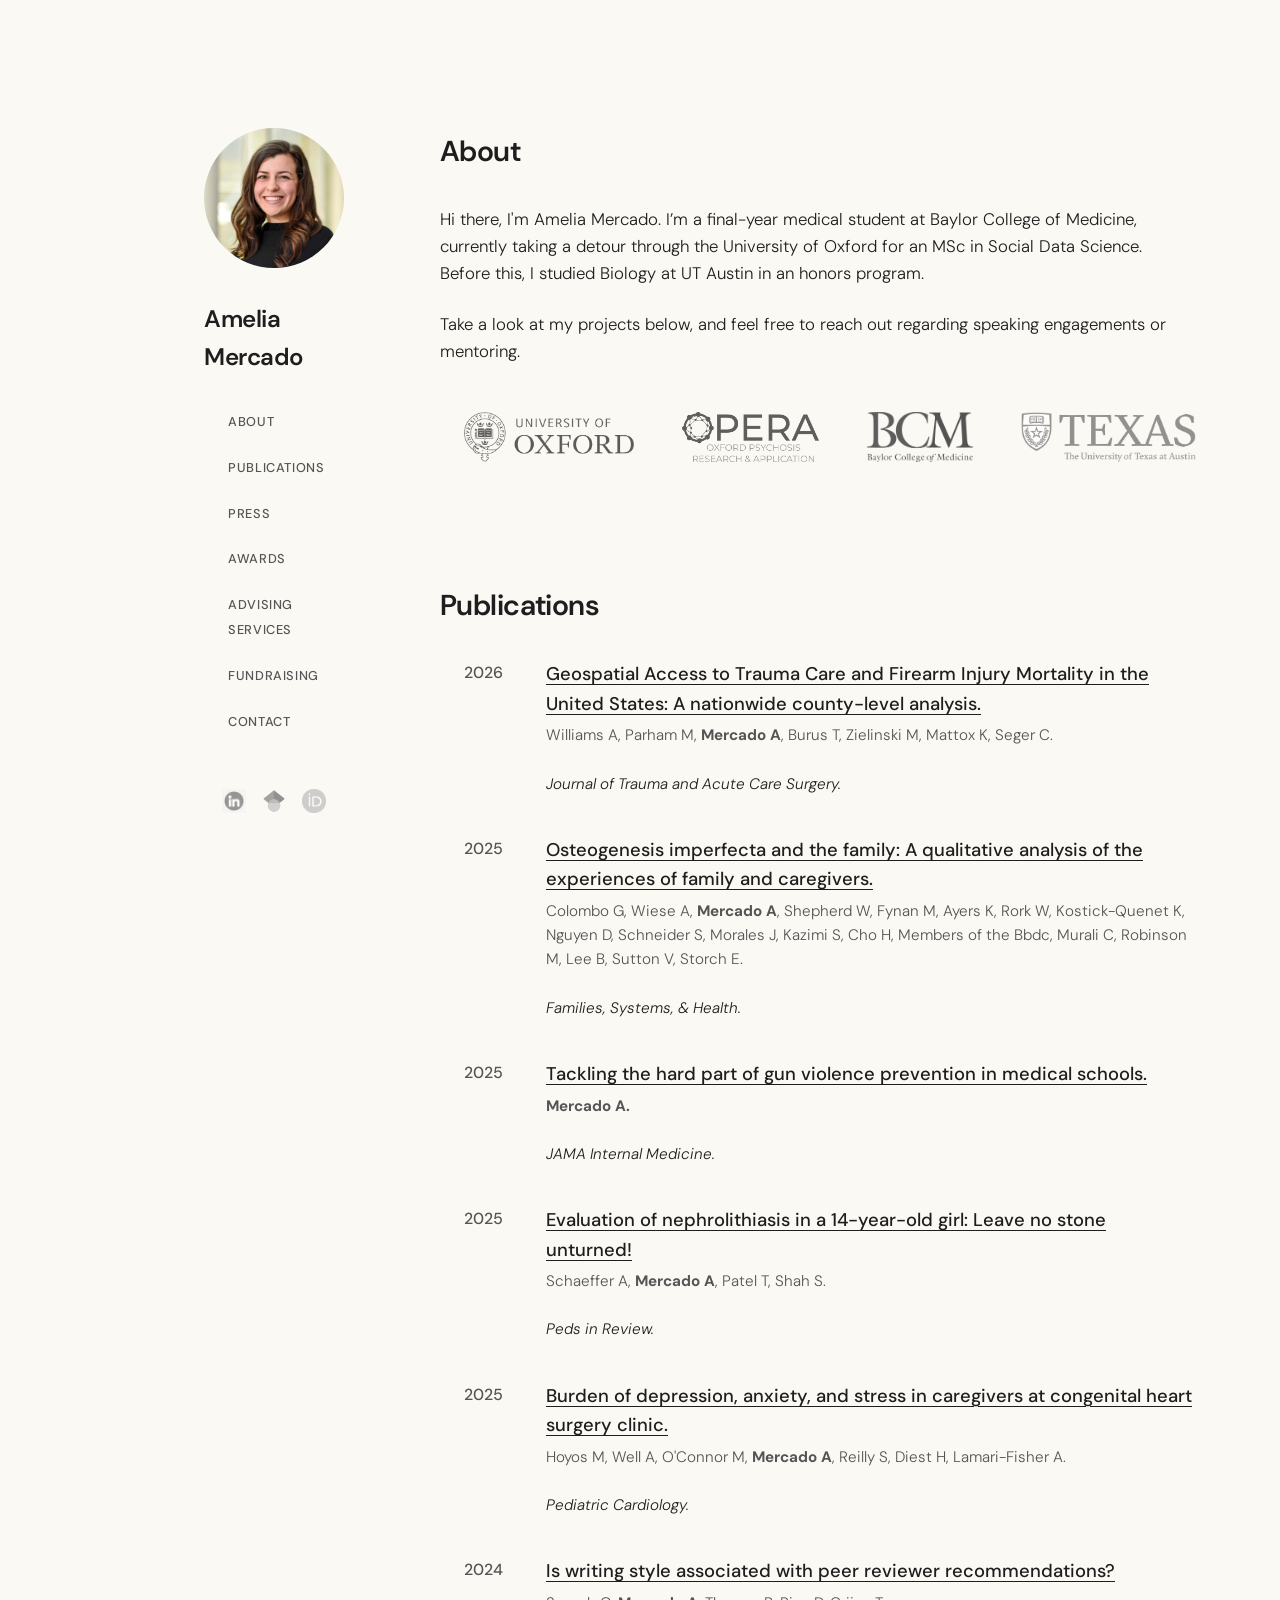
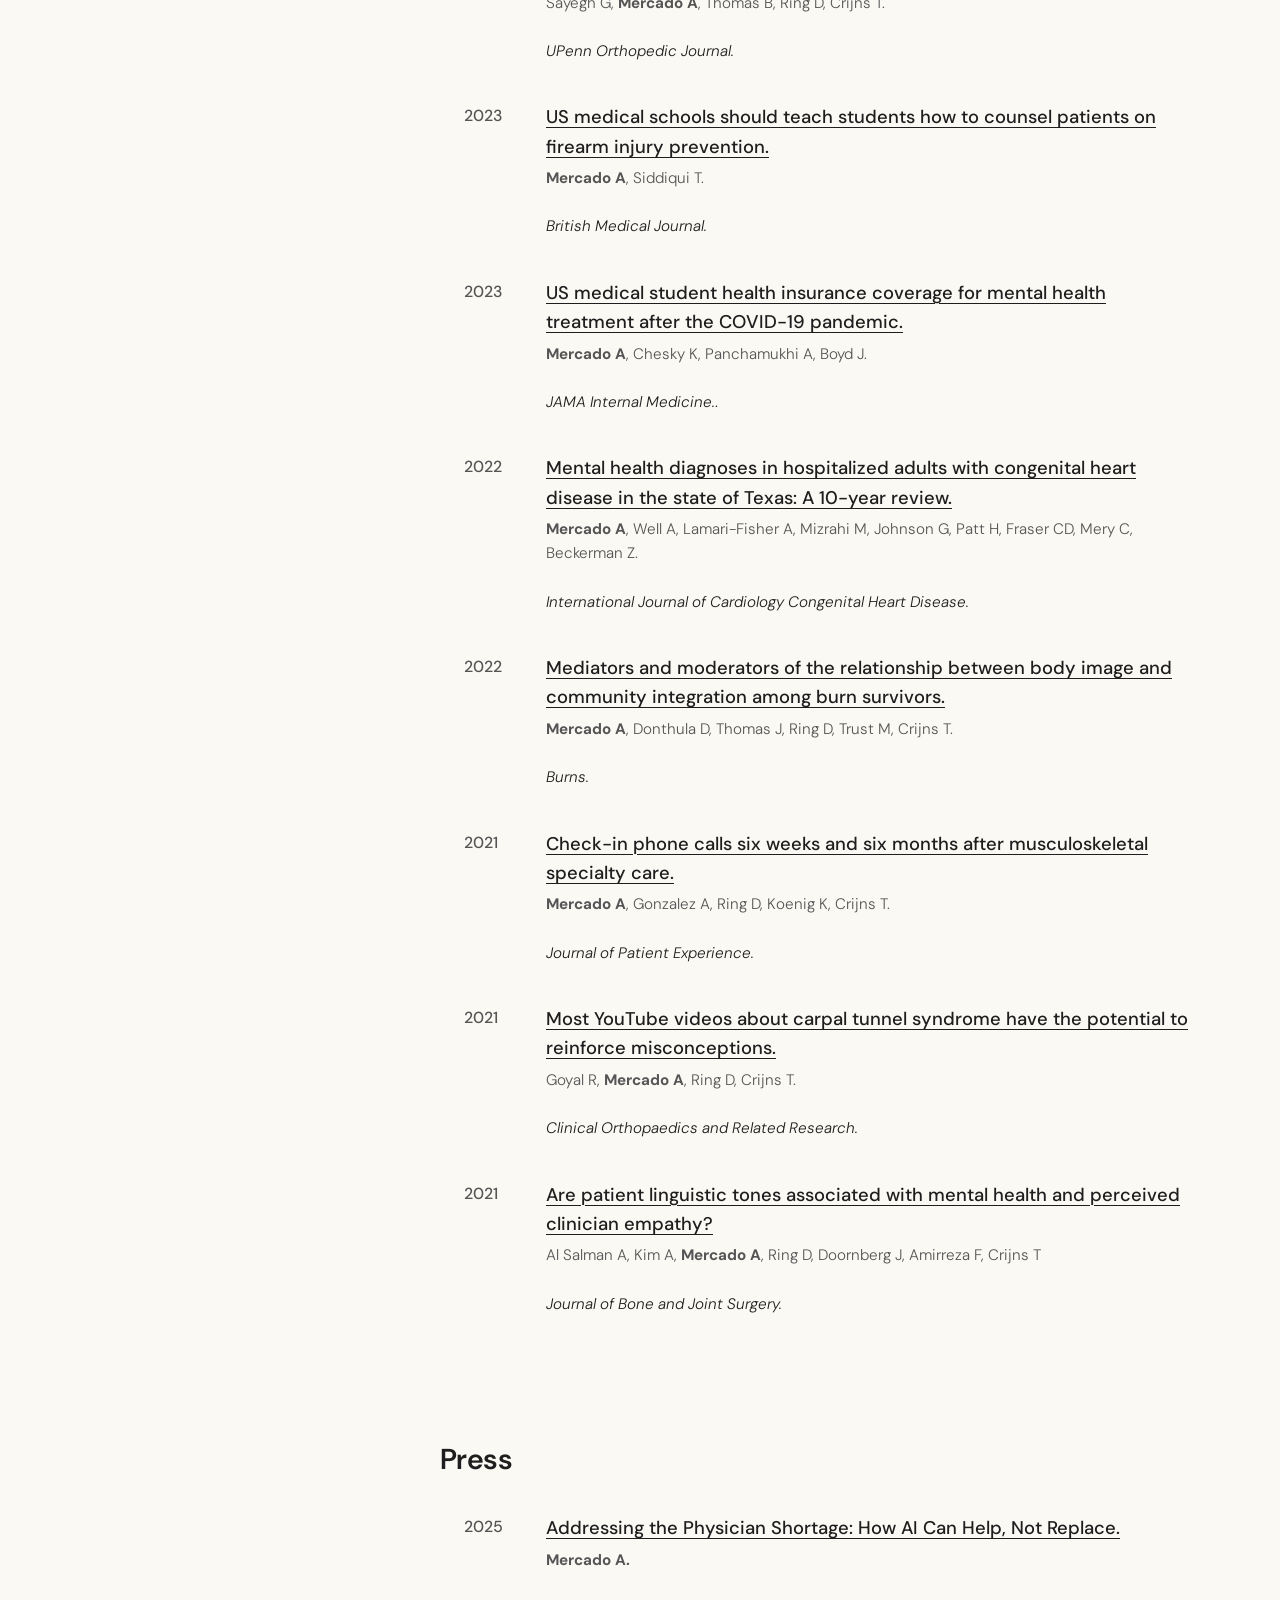
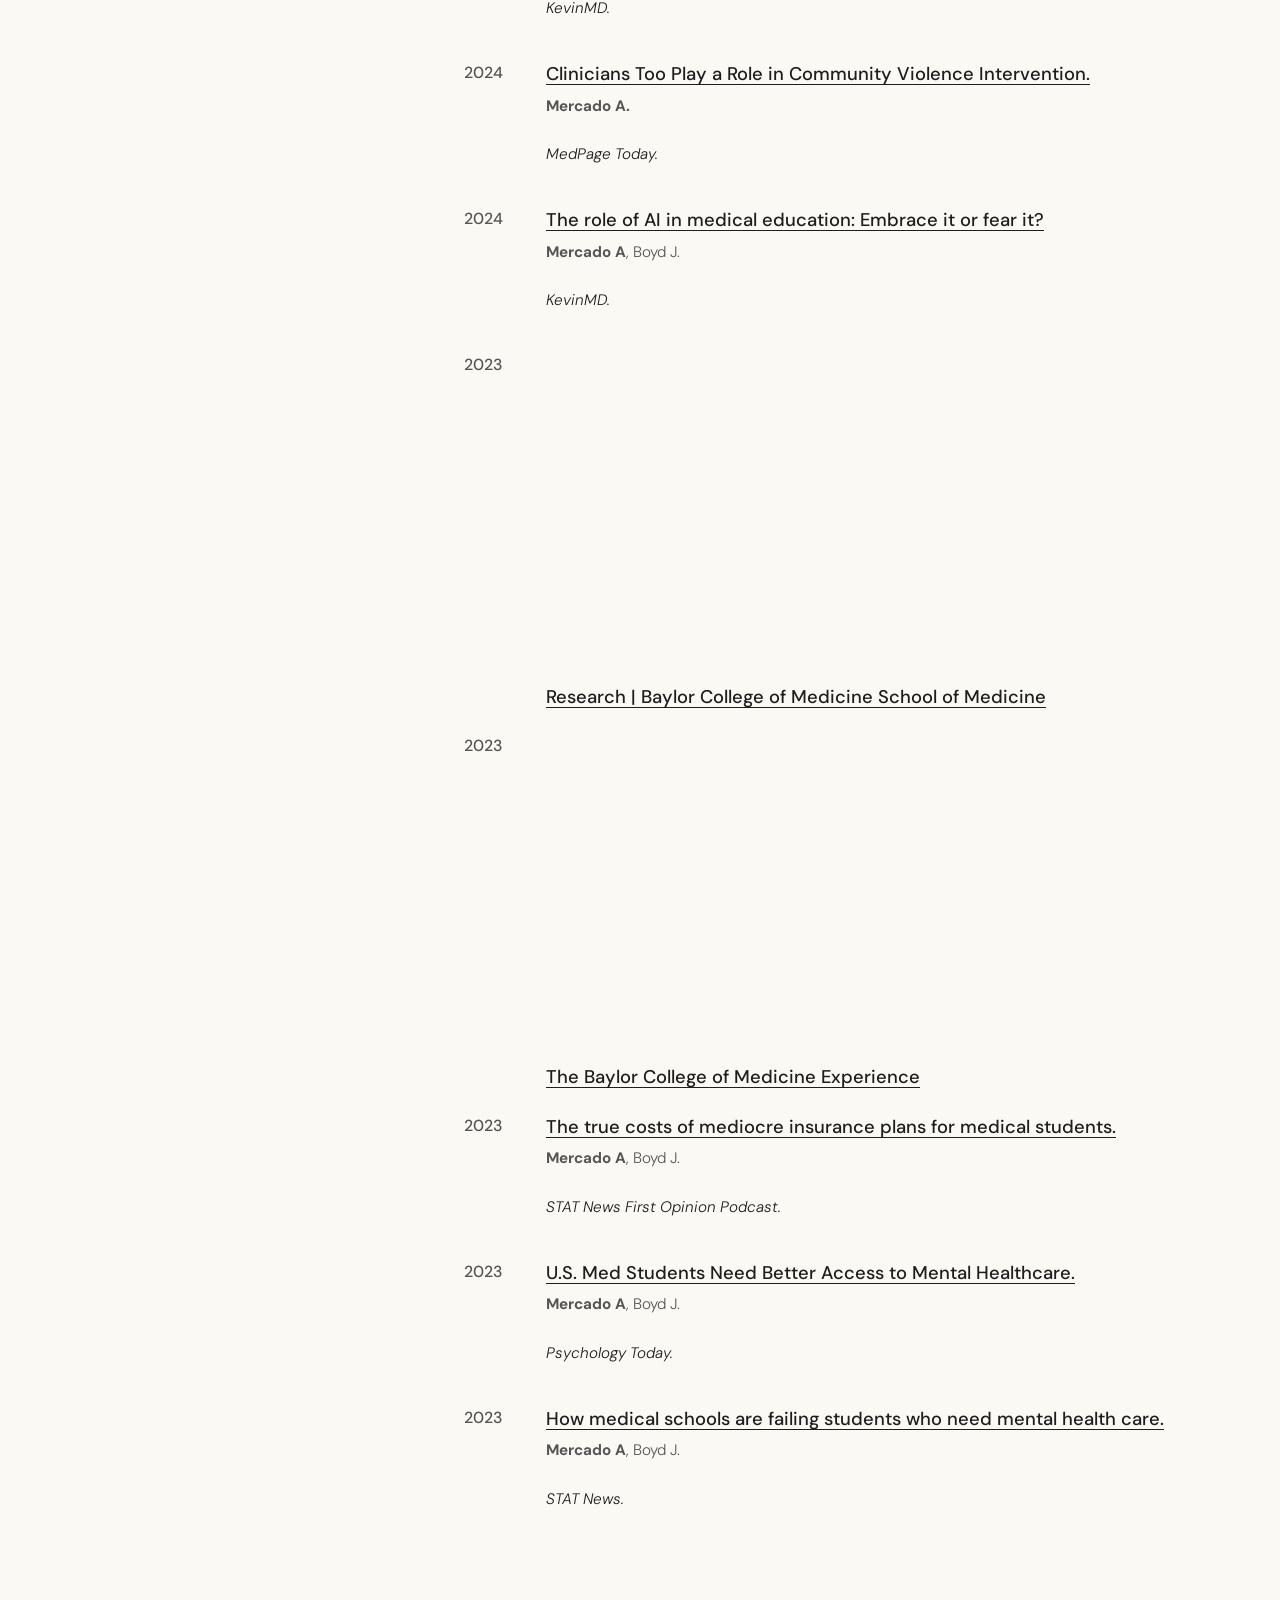
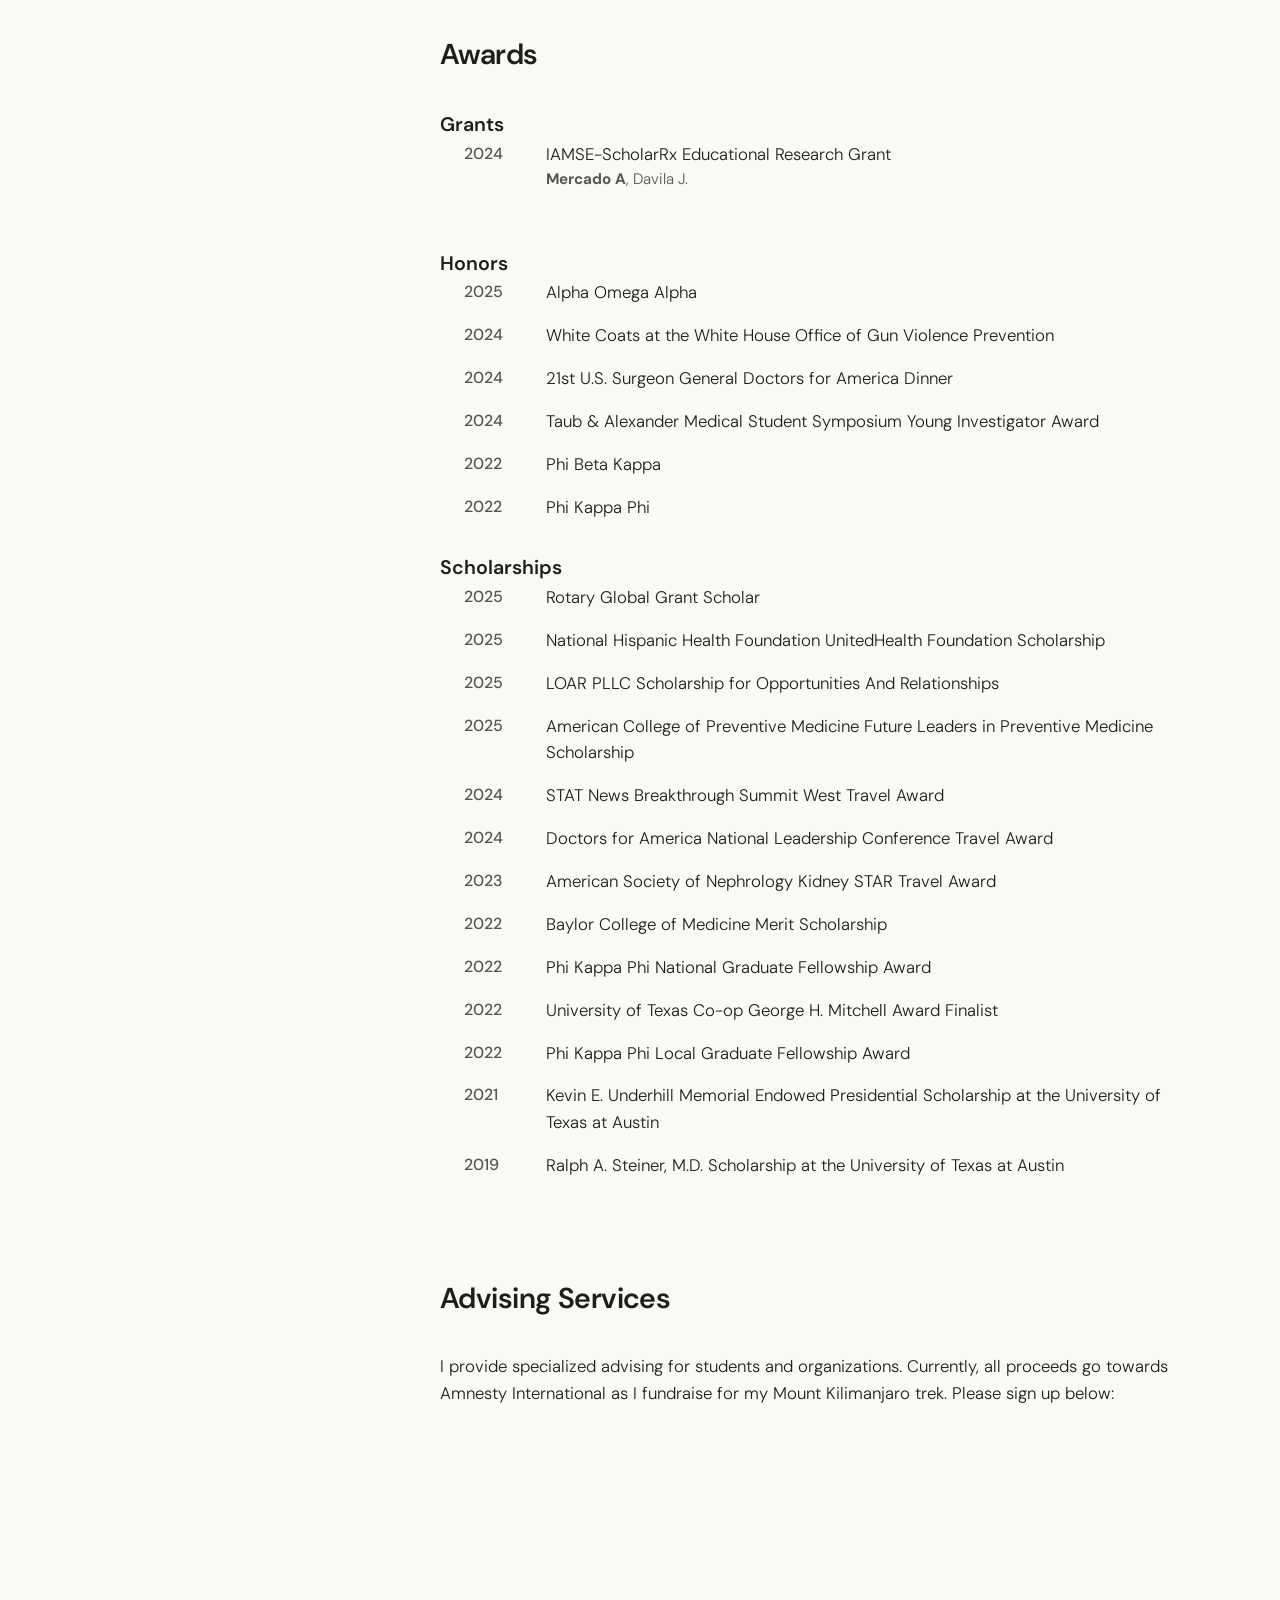
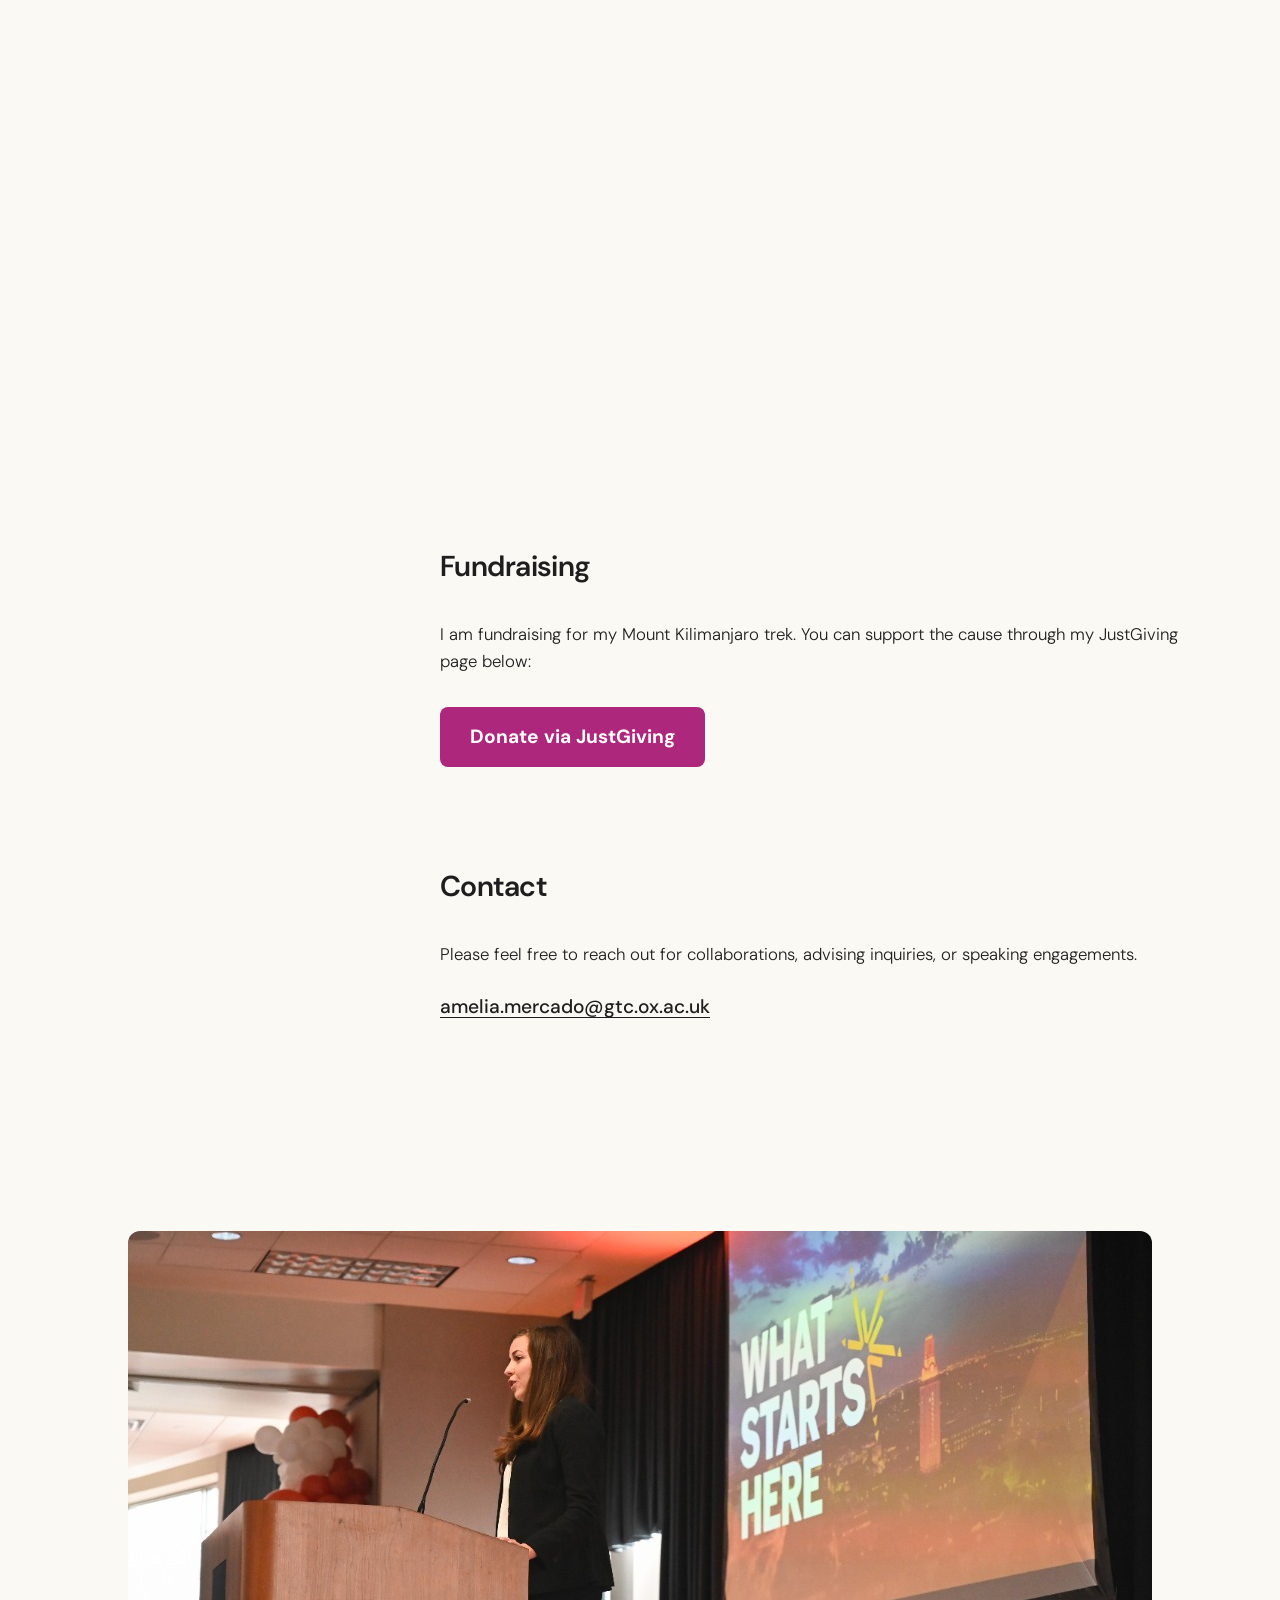
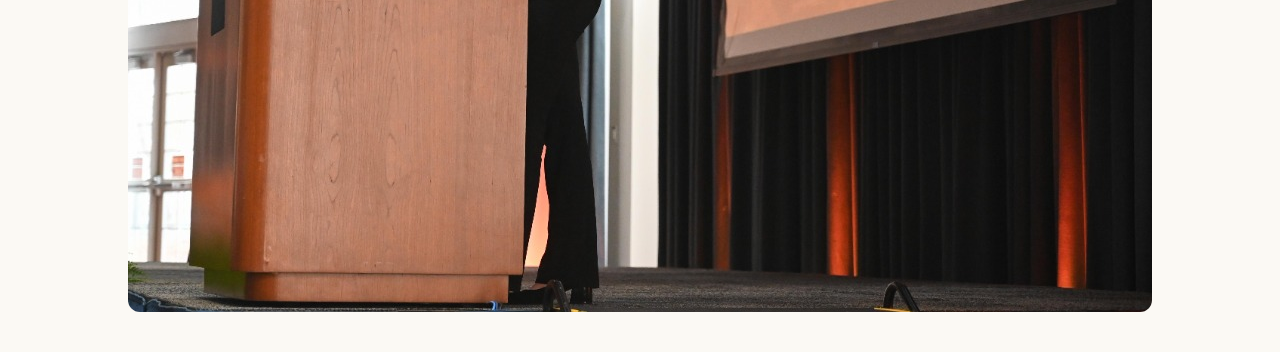
<file: index.html>
<!DOCTYPE html>
<html lang="en">

<head>
    <meta charset="UTF-8">
    <meta name="viewport" content="width=device-width, initial-scale=1.0">
    <meta name="description" content="Amelia Mercado - Personal Website">
    <title>Amelia Mercado</title>
    <link rel="stylesheet" href="styles.css">
    <link
        href="https://fonts.googleapis.com/css2?family=DM+Sans:ital,opsz,wght@0,9..40,100..1000;1,9..40,100..1000&display=swap"
        rel="stylesheet">
</head>

<body>
    <div class="layout">
        <!-- Sidebar Navigation -->
        <header class="sidebar">
            <div class="brand">
                <img src="profile-picture.png" alt="Amelia Mercado" class="profile-pic">
                <h1>Amelia Mercado</h1>
            </div>
            <nav class="nav">
                <ul>
                    <li><a href="#about">About</a></li>
                    <li><a href="#research">Publications</a></li>
                    <li><a href="#press">Press</a></li>
                    <li><a href="#awards">Awards</a></li>
                    <li><a href="#advising">Advising Services</a></li>
                    <li><a href="#fundraising">Fundraising</a></li>
                    <li><a href="#contact">Contact</a></li>
                </ul>
            </nav>
            <div class="sidebar-socials" style="margin-top: 2rem; display: flex; gap: 1rem; justify-content: center;">
                <a href="https://www.linkedin.com/in/amelia-mercado/" target="_blank"><img src="linkedin.png"
                        alt="LinkedIn"
                        style="width: 24px; height: 24px; object-fit: contain; filter: grayscale(100%); transition: filter 0.3s; opacity: 0.7;"
                        onmouseover="this.style.filter='grayscale(0%)'; this.style.opacity='1';"
                        onmouseout="this.style.filter='grayscale(100%)'; this.style.opacity='0.7';"></a>
                <a href="https://scholar.google.com/citations?user=tGJgEk4AAAAJ&hl=en" target="_blank"><img
                        src="google_scholar.png" alt="Google Scholar"
                        style="width: 24px; height: 24px; object-fit: contain; filter: grayscale(100%); transition: filter 0.3s; opacity: 0.7;"
                        onmouseover="this.style.filter='grayscale(0%)'; this.style.opacity='1';"
                        onmouseout="this.style.filter='grayscale(100%)'; this.style.opacity='0.7';"></a>
                <a href="https://orcid.org/0000-0002-5948-4068" target="_blank"><img src="orcid.png" alt="ORCID"
                        style="width: 24px; height: 24px; object-fit: contain; filter: grayscale(100%); transition: filter 0.3s; opacity: 0.7;"
                        onmouseover="this.style.filter='grayscale(0%)'; this.style.opacity='1';"
                        onmouseout="this.style.filter='grayscale(100%)'; this.style.opacity='0.7';"></a>
            </div>
        </header>

        <!-- Main Content -->
        <main class="content">
            <section id="about" class="section">
                <h2>About</h2>
                <div class="section-content">
                    <p>Hi there, I'm Amelia Mercado. I’m a final-year medical student at Baylor College of Medicine,
                        currently
                        taking a detour through the University of Oxford for an MSc in Social Data Science. Before this,
                        I studied Biology at UT Austin in an honors program.</p>
                    <p>Take a look at my projects below, and feel free to reach out regarding speaking engagements or
                        mentoring.</p>

                    <ul class="affiliations">
                        <li class="affiliation-item"><img src="new-affil-1.png" alt="Affiliation 1"
                                class="affiliation-logo"></li>
                        <li class="affiliation-item"><img src="cropped-OPERA_logo.png" alt="OPERA Psychosis Research"
                                class="affiliation-logo"></li>
                        <li class="affiliation-item"><img src="new-affil-2.png" alt="Affiliation 2"
                                class="affiliation-logo"></li>
                        <li class="affiliation-item"><img src="new-affil-3.png" alt="Affiliation 3"
                                class="affiliation-logo"></li>
                    </ul>
                </div>
            </section>

            <section id="research" class="section">
                <h2>Publications</h2>
                <div class="section-content">
                    <ul class="item-list">
                        <li>
                            <span class="year">2026</span>
                            <div class="details">
                                <h3><a href="https://doi.org/10.1097/TA.0000000000004876" target="_blank">Geospatial
                                        Access to Trauma Care and Firearm Injury Mortality in the United States: A
                                        nationwide county-level analysis.</a></h3>
                                <p class="authors">Williams A, Parham M, <strong>Mercado A</strong>, Burus T, Zielinski
                                    M, Mattox K, Seger C.</p>
                                <p class="venue"><i>Journal of Trauma and Acute Care Surgery.</i></p>
                            </div>
                        </li>
                        <li>
                            <span class="year">2025</span>
                            <div class="details">
                                <h3><a href="https://doi.org/10.1037/fsh0001004" target="_blank">Osteogenesis imperfecta
                                        and the family: A qualitative analysis of the experiences of family and
                                        caregivers.</a></h3>
                                <p class="authors">Colombo G, Wiese A, <strong>Mercado A</strong>, Shepherd W, Fynan M,
                                    Ayers K, Rork W, Kostick-Quenet K, Nguyen D, Schneider S, Morales J, Kazimi S, Cho
                                    H, Members of the Bbdc, Murali C, Robinson M, Lee B, Sutton V, Storch E.</p>
                                <p class="venue"><i>Families, Systems, & Health.</i></p>
                            </div>
                        </li>

                        <li>
                            <span class="year">2025</span>
                            <div class="details">
                                <h3><a href="https://doi.org/10.1001/jamainternmed.2024.8210" target="_blank">Tackling
                                        the hard part of gun violence prevention in medical schools.</a></h3>
                                <p class="authors"><strong>Mercado A.</strong></p>
                                <p class="venue"><i>JAMA Internal Medicine.</i></p>
                            </div>
                        </li>
                        <li>
                            <span class="year">2025</span>
                            <div class="details">
                                <h3><a href="https://doi.org/10.1542/pir.2023-006240" target="_blank">Evaluation of
                                        nephrolithiasis in a 14-year-old girl: Leave no stone unturned!</a></h3>
                                <p class="authors">Schaeffer A, <strong>Mercado A</strong>, Patel T, Shah S.</p>
                                <p class="venue"><i>Peds in Review.</i></p>
                            </div>
                        </li>
                        <li>
                            <span class="year">2025</span>
                            <div class="details">
                                <h3><a href="https://doi.org/10.1007/s00246-025-03905-6" target="_blank">Burden of
                                        depression, anxiety, and stress in caregivers at congenital heart surgery
                                        clinic.</a></h3>
                                <p class="authors">Hoyos M, Well A, O'Connor M, <strong>Mercado A</strong>, Reilly S,
                                    Diest H, Lamari-Fisher A.</p>
                                <p class="venue"><i>Pediatric Cardiology.</i></p>
                            </div>
                        </li>
                        <li>
                            <span class="year">2024</span>
                            <div class="details">
                                <h3><a href="#" target="_blank">Is writing style associated with peer reviewer
                                        recommendations?</a></h3>
                                <p class="authors">Sayegh G, <strong>Mercado A</strong>, Thomas B, Ring D, Crijns T.</p>
                                <p class="venue"><i>UPenn Orthopedic Journal.</i></p>
                            </div>
                        </li>
                        <li>
                            <span class="year">2023</span>
                            <div class="details">
                                <h3><a href="https://doi.org/10.1136/bmj.p2826" target="_blank">US medical schools
                                        should teach students how to counsel patients on firearm injury prevention.</a>
                                </h3>
                                <p class="authors"><strong>Mercado A</strong>, Siddiqui T.</p>
                                <p class="venue"><i>British Medical Journal.</i></p>
                            </div>
                        </li>
                        <li>
                            <span class="year">2023</span>
                            <div class="details">
                                <h3><a href="https://doi.org/10.1001/jamainternmed.2023.4408" target="_blank">US medical
                                        student health insurance coverage for mental health treatment after the COVID-19
                                        pandemic.</a></h3>
                                <p class="authors"><strong>Mercado A</strong>, Chesky K, Panchamukhi A, Boyd J.</p>
                                <p class="venue"><i>JAMA Internal Medicine.</i>.</p>
                            </div>
                        </li>
                        <li>
                            <span class="year">2022</span>
                            <div class="details">
                                <h3><a href="https://doi.org/10.1016/j.ijcchd.2022.100340" target="_blank">Mental health
                                        diagnoses in hospitalized adults with congenital heart disease in the state of
                                        Texas: A 10-year review.</a></h3>
                                <p class="authors"><strong>Mercado A</strong>, Well A, Lamari-Fisher A, Mizrahi M,
                                    Johnson G, Patt H, Fraser CD, Mery C, Beckerman Z.</p>
                                <p class="venue"><i>International Journal of Cardiology Congenital Heart Disease.</i>
                                </p>
                            </div>
                        </li>
                        <li>
                            <span class="year">2022</span>
                            <div class="details">
                                <h3><a href="https://doi.org/10.1016/j.burns.2021.11.024" target="_blank">Mediators and
                                        moderators of the relationship between body image and community integration
                                        among burn survivors.</a></h3>
                                <p class="authors"><strong>Mercado A</strong>, Donthula D, Thomas J, Ring D, Trust M,
                                    Crijns T.</p>
                                <p class="venue"><i>Burns.</i></p>
                            </div>
                        </li>
                        <li>
                            <span class="year">2021</span>
                            <div class="details">
                                <h3><a href="https://doi.org/10.1177/23743735211038777" target="_blank">Check-in phone
                                        calls six weeks and six months after musculoskeletal specialty care.</a></h3>
                                <p class="authors"><strong>Mercado A</strong>, Gonzalez A, Ring D, Koenig K, Crijns T.
                                </p>
                                <p class="venue"><i>Journal of Patient Experience.</i></p>
                            </div>
                        </li>
                        <li>
                            <span class="year">2021</span>
                            <div class="details">
                                <h3><a href="https://doi.org/10.1097/CORR.0000000000001773" target="_blank">Most YouTube
                                        videos about carpal tunnel syndrome have the potential to reinforce
                                        misconceptions.</a></h3>
                                <p class="authors">Goyal R, <strong>Mercado A</strong>, Ring D, Crijns T.</p>
                                <p class="venue"><i>Clinical Orthopaedics and Related Research.</i></p>
                            </div>
                        </li>
                        <li>
                            <span class="year">2021</span>
                            <div class="details">
                                <h3><a href="https://doi.org/10.2106/JBJS.21.00124" target="_blank">Are patient
                                        linguistic tones associated with mental health and perceived clinician
                                        empathy?</a></h3>
                                <p class="authors">Al Salman A, Kim A, <strong>Mercado A</strong>, Ring D, Doornberg J,
                                    Amirreza F, Crijns T</p>
                                <p class="venue"><i>Journal of Bone and Joint Surgery.</i></p>
                            </div>
                        </li>
                    </ul>
                </div>
            </section>

            <section id="press" class="section">
                <h2>Press</h2>
                <div class="section-content">
                    <ul class="item-list">

                        <li>
                            <span class="year">2025</span>
                            <div class="details">
                                <h3><a href="https://kevinmd.com/2025/05/addressing-the-physician-shortage-how-ai-can-help-not-replace.html"
                                        target="_blank">Addressing the Physician Shortage:
                                        How AI Can Help, Not Replace.</a></h3>
                                <p class="authors"><strong>Mercado A.</strong></p>
                                <p class="venue"><i>KevinMD.</i></p>
                            </div>
                        </li>
                        <li>
                            <span class="year">2024</span>
                            <div class="details">
                                <h3><a href="https://www.medpagetoday.com/opinion/second-opinions/112764"
                                        target="_blank">Clinicians Too Play a Role in
                                        Community Violence Intervention.</a></h3>
                                <p class="authors"><strong>Mercado A.</strong></p>
                                <p class="venue"><i>MedPage Today.</i></p>
                            </div>
                        </li>
                        <li>
                            <span class="year">2024</span>
                            <div class="details">
                                <h3><a href="https://kevinmd.com/2024/04/the-role-of-ai-in-medical-education-embrace-it-or-fear-it.html"
                                        target="_blank">The role of AI in medical
                                        education: Embrace it or fear it?</a></h3>
                                <p class="authors"><strong>Mercado A</strong>, Boyd J.</p>
                                <p class="venue"><i>KevinMD.</i></p>
                            </div>
                        </li>
                        <li>
                            <span class="year">2023</span>
                            <div class="details">
                                <iframe width="560" height="315" src="https://www.youtube.com/embed/5A71wHuVhms"
                                    title="Research | Baylor College of Medicine School of Medicine" frameborder="0"
                                    allow="accelerometer; autoplay; clipboard-write; encrypted-media; gyroscope; picture-in-picture; web-share"
                                    referrerpolicy="strict-origin-when-cross-origin" allowfullscreen
                                    style="border-radius: 8px; margin-bottom: 0.5rem; max-width: 100%;"></iframe>
                                <h3><a href="https://www.youtube.com/watch?v=5A71wHuVhms" target="_blank">Research |
                                        Baylor College of Medicine School of Medicine</a></h3>
                            </div>
                        </li>
                        <li>
                            <span class="year">2023</span>
                            <div class="details">
                                <iframe width="560" height="315" src="https://www.youtube.com/embed/ATFDB3lhhmA"
                                    title="The Baylor College of Medicine Experience" frameborder="0"
                                    allow="accelerometer; autoplay; clipboard-write; encrypted-media; gyroscope; picture-in-picture; web-share"
                                    referrerpolicy="strict-origin-when-cross-origin" allowfullscreen
                                    style="border-radius: 8px; margin-bottom: 0.5rem; max-width: 100%;"></iframe>
                                <h3><a href="https://www.youtube.com/watch?v=ATFDB3lhhmA" target="_blank">The Baylor
                                        College of Medicine Experience</a></h3>
                            </div>
                        </li>
                        <li>
                            <span class="year">2023</span>
                            <div class="details">
                                <h3><a href="https://www.statnews.com/2023/11/15/medical-students-mental-health-insurance-cost-care/"
                                        target="_blank">The true costs of mediocre
                                        insurance plans for medical students.</a></h3>
                                <p class="authors"><strong>Mercado A</strong>, Boyd J.</p>
                                <p class="venue"><i>STAT News First Opinion Podcast.</i>
                                </p>
                            </div>
                        </li>
                        <li>
                            <span class="year">2023</span>
                            <div class="details">
                                <h3><a href="https://www.psychologytoday.com/gb/blog/almost-addicted/202309/us-med-students-need-better-access-to-mental-healthcare"
                                        target="_blank">U.S. Med Students Need
                                        Better Access to Mental Healthcare.</a></h3>
                                <p class="authors"><strong>Mercado A</strong>, Boyd J.</p>
                                <p class="venue"><i>Psychology Today.</i> </p>
                            </div>
                        </li>
                        <li>
                            <span class="year">2023</span>
                            <div class="details">
                                <h3><a href="https://www.statnews.com/2023/09/25/medical-student-insurance-mental-health-care-study/"
                                        target="_blank">How medical schools are failing
                                        students who need mental health care.</a></h3>
                                <p class="authors"><strong>Mercado A</strong>, Boyd J.</p>
                                <p class="venue"><i>STAT News.</i></p>
                            </div>
                        </li>
                    </ul>
                </div>
            </section>

            <section id="awards" class="section">
                <h2>Awards</h2>
                <div class="section-content">

                    <h3>Grants</h3>
                    <ul class="item-list">
                        <li>
                            <span class="year">2024</span>
                            <div class="details">
                                IAMSE-ScholarRx Educational
                                Research Grant
                                <p class="authors"><strong>Mercado A</strong>, Davila J.</p>
                            </div>
                        </li>
                    </ul>

                    <h3 style="margin-top: 2rem;">Honors</h3>
                    <ul class="item-list">
                        <li>
                            <span class="year">2025</span>
                            <div class="details">
                                Alpha Omega Alpha
                            </div>
                        </li>
                        <li>
                            <span class="year">2024</span>
                            <div class="details">
                                White Coats at the White House
                                Office of Gun Violence Prevention
                            </div>
                        </li>
                        <li>
                            <span class="year">2024</span>
                            <div class="details">
                                21st U.S. Surgeon General Doctors
                                for America Dinner
                            </div>
                        </li>
                        <li>
                            <span class="year">2024</span>
                            <div class="details">
                                Taub & Alexander Medical Student
                                Symposium Young Investigator Award
                            </div>
                        </li>
                        <li>
                            <span class="year">2022</span>
                            <div class="details">
                                Phi Beta Kappa
                            </div>
                        </li>
                        <li>
                            <span class="year">2022</span>
                            <div class="details">
                                Phi Kappa Phi
                            </div>
                        </li>
                    </ul>

                    <h3 style="margin-top: 2rem;">Scholarships</h3>
                    <ul class="item-list">
                        <li>
                            <span class="year">2025</span>
                            <div class="details">
                                Rotary Global Grant Scholar
                            </div>
                        </li>
                        <li>
                            <span class="year">2025</span>
                            <div class="details">
                                National Hispanic Health
                                Foundation UnitedHealth Foundation Scholarship
                            </div>
                        </li>
                        <li>
                            <span class="year">2025</span>
                            <div class="details">
                                LOAR PLLC Scholarship for
                                Opportunities And Relationships
                            </div>
                        </li>
                        <li>
                            <span class="year">2025</span>
                            <div class="details">
                                American College of Preventive
                                Medicine Future Leaders in Preventive Medicine Scholarship
                            </div>
                        </li>
                        <li>
                            <span class="year">2024</span>
                            <div class="details">
                                STAT News Breakthrough Summit West
                                Travel Award
                            </div>
                        </li>
                        <li>
                            <span class="year">2024</span>
                            <div class="details">
                                Doctors for America National
                                Leadership Conference Travel Award
                            </div>
                        </li>
                        <li>
                            <span class="year">2023</span>
                            <div class="details">
                                American Society of Nephrology
                                Kidney STAR Travel Award
                            </div>
                        </li>
                        <li>
                            <span class="year">2022</span>
                            <div class="details">
                                Baylor College of Medicine Merit
                                Scholarship
                            </div>
                        </li>
                        <li>
                            <span class="year">2022</span>
                            <div class="details">
                                Phi Kappa Phi National Graduate
                                Fellowship Award</h3>
                            </div>
                        </li>
                        <li>
                            <span class="year">2022</span>
                            <div class="details">
                                University of Texas Co-op George
                                H. Mitchell Award Finalist
                            </div>
                        </li>
                        <li>
                            <span class="year">2022</span>
                            <div class="details">
                                Phi Kappa Phi Local Graduate
                                Fellowship Award
                            </div>
                        </li>
                        <li>
                            <span class="year">2021</span>
                            <div class="details">
                                Kevin E. Underhill Memorial
                                Endowed Presidential Scholarship at the University of Texas at Austin
                            </div>
                        </li>
                        <li>
                            <span class="year">2019</span>
                            <div class="details">
                                Ralph A. Steiner, M.D. Scholarship
                                at the University of Texas at Austin
                            </div>
                        </li>
                    </ul>
                </div>
            </section>



            <section id="advising" class="section">
                <h2>Advising Services</h2>
                <div class="section-content">
                    <p>I provide specialized advising for students and organizations. Currently, all proceeds go towards
                        Amnesty International as I fundraise for my Mount Kilimanjaro trek. Please sign up below:</p>
                    <div style="margin-top: 2rem;">
                        <!-- Google Calendar Appointment Scheduling begin -->
                        <iframe
                            src="https://calendar.google.com/calendar/appointments/AcZssZ3ItBJVzIt7DVYxZplJETGeRwi6XYQJS5mSHyY=?gv=true"
                            style="border: 0; border-radius: 8px;" width="100%" height="600" frameborder="0"></iframe>
                        <!-- end Google Calendar Appointment Scheduling -->
                    </div>
                </div>
            </section>

            <section id="fundraising" class="section">
                <h2>Fundraising</h2>
                <div class="section-content">
                    <p>I am fundraising for my Mount Kilimanjaro trek. You can support the cause through my JustGiving
                        page below:</p>
                    <div style="margin-top: 2rem;">
                        <a href="https://www.justgiving.com/fundraising/uk-kilimanjaro-25th-august-2026-student-choseachallenge-69469080401bd"
                            target="_blank"
                            style="display: inline-block; background-color: #ad277c; color: white; padding: 15px 30px; border-radius: 8px; text-decoration: none; font-weight: bold; font-size: 1.2rem; transition: background-color 0.3s;"
                            onmouseover="this.style.backgroundColor='#8e2066';"
                            onmouseout="this.style.backgroundColor='#ad277c';">
                            Donate via JustGiving
                        </a>
                    </div>
                </div>
            </section>

            <section id="contact" class="section">
                <h2>Contact</h2>
                <div class="section-content">
                    <p>Please feel free to reach out for collaborations, advising inquiries, or speaking engagements.
                    </p>
                    <p><a href="mailto:amelia.mercado@gtc.ox.ac.uk." class="email-link">amelia.mercado@gtc.ox.ac.uk</a>
                    </p>
                </div>
    </div>
    </section>

    <div style="text-align: center; margin-top: 3rem; margin-bottom: 2rem;">
        <img src="speaking.jpg" alt="Amelia Mercado speaking"
            style="max-width: 100%; border-radius: 12px; height: auto;">
    </div>
    </main>
    </div>
</body>

</html>
</file>
<file: styles.css>
:root {
    --bg-color: #fbf9f4;
    /* light cream */
    --text-primary: #1e1e1e;
    /* dark text */
    --text-secondary: #555555;
    --accent: #5e6b54;
    --border: #e3dec9;
}

* {
    margin: 0;
    padding: 0;
    box-sizing: border-box;
}

html {
    scroll-behavior: smooth;
}

body {
    background-color: var(--bg-color);
    color: var(--text-primary);
    font-family: 'DM Sans', -apple-system, BlinkMacSystemFont, "Segoe UI", Helvetica, Arial, sans-serif;
    line-height: 1.6;
    font-size: 16px;
    -webkit-font-smoothing: antialiased;
}

h1,
h2,
h3,
h4 {
    font-family: 'DM Sans', sans-serif;
    font-weight: 600;
}

a {
    color: var(--text-primary);
    text-decoration: none;
    transition: color 0.2s ease;
}

a:hover {
    color: var(--accent);
}

.layout {
    display: flex;
    max-width: 1000px;
    margin: 0 auto;
    padding: 0 5%;
}

.sidebar {
    width: 250px;
    padding: 8rem 2rem 4rem 0;
    position: sticky;
    top: 0;
    height: 100vh;
    display: flex;
    flex-direction: column;
}

.profile-pic {
    width: 140px;
    height: 140px;
    border-radius: 50%;
    object-fit: cover;
    margin-bottom: 1.5rem;
    background-color: var(--border);
    /* Placeholder background */
}

.brand h1 {
    font-size: 1.5rem;
    margin-bottom: 2rem;
    letter-spacing: -0.02em;
}

.nav ul {
    list-style: none;
    display: flex;
    flex-direction: column;
    gap: 1.25rem;
}

.nav a {
    font-size: 0.95rem;
    color: var(--text-secondary);
    position: relative;
    text-transform: uppercase;
    letter-spacing: 0.05em;
    font-family: 'DM Sans', sans-serif;
    font-size: 0.8rem;
    font-weight: 500;
}

.nav a:hover,
.nav a.active {
    color: var(--text-primary);
}

.content {
    flex: 1;
    padding: 8rem 0 4rem 4rem;
}

.section {
    margin-bottom: 6rem;
}

.section h2 {
    font-size: 1.8rem;
    margin-bottom: 2rem;
    letter-spacing: -0.02em;
}

.section-content {
    font-size: 1.05rem;
    color: var(--text-primary);
    font-weight: 300;
}

.section-content p {
    margin-bottom: 1.5rem;
}

.affiliations {
    display: flex;
    gap: 3rem;
    margin-top: 3rem;
    align-items: center;
    overflow-x: auto;
    scroll-behavior: smooth;
    overscroll-behavior-inline: contain;
    scroll-snap-type: inline mandatory;
    padding-bottom: 1.5rem;
    list-style: none;
    /* In case any items are li */
    scrollbar-width: thin;
}

.affiliations::-webkit-scrollbar {
    height: 8px;
}

.affiliations::-webkit-scrollbar-track {
    background: transparent;
}

.affiliations::-webkit-scrollbar-thumb {
    background: var(--border);
    border-radius: 4px;
}

.affiliation-item {
    scroll-snap-align: start;
    flex: 0 0 auto;
    display: flex;
    justify-content: center;
}

.affiliation-logo {
    max-height: 50px;
    width: auto;
    object-fit: contain;
    opacity: 0.7;
    filter: grayscale(100%);
    transition: all 0.3s ease;
    border-radius: 4px;
    /* slightly less rounded out effect */
}

.affiliation-logo:hover {
    opacity: 1;
    filter: grayscale(0%);
}

.item-list {
    list-style: none;
}

.item-list li {
    display: flex;
    margin-bottom: 1rem;
    gap: 2rem;
}

#honors .item-list li {
    margin-bottom: 0.25rem;
}

.year {
    color: var(--text-secondary);
    font-size: 1rem;
    min-width: 50px;
    font-weight: 500;
}

.details h3 {
    font-size: 1.15rem;
    margin-bottom: 0.25rem;
    font-family: 'DM Sans', sans-serif;
    font-weight: 500;
}

#honors .year {
    font-weight: 300 !important;
    font-size: 0.85rem !important;
}

#honors p.authors,
#honors p.venue {
    font-weight: 300 !important;
    font-size: 0.85rem !important;
}

.details h3 a {
    text-decoration: underline;
    text-decoration-thickness: 1px;
    text-underline-offset: 4px;
}

.authors {
    color: var(--text-secondary);
    font-size: 0.95rem;
    margin-bottom: 0.25rem;
}

.venue {
    font-size: 0.95rem;
    margin-bottom: 0.5rem;
}

.venue i {
    font-style: italic;
}

.links {
    display: flex;
    gap: 1rem;
    font-size: 0.85rem;
    margin-top: 0.5rem;
}

.links a {
    border: 1px solid var(--border);
    padding: 0.2rem 0.6rem;
    border-radius: 4px;
    transition: all 0.2s;
}

.links a:hover {
    background-color: var(--text-primary);
    color: var(--bg-color);
}

.course {
    margin-bottom: 2rem;
}

.course h3 {
    font-size: 1.1rem;
    margin-bottom: 0.5rem;
    font-family: 'DM Sans', sans-serif;
    font-weight: 500;
}

ul {
    margin-left: 1.5rem;
    margin-bottom: 1.5rem;
}

.email-link {
    font-size: 1.2rem;
    font-family: 'DM Sans', sans-serif;
    text-decoration: underline;
    text-underline-offset: 4px;
    font-weight: 500;
}

.social-links {
    display: flex;
    gap: 1.5rem;
    margin-top: 2rem;
}

.social-links a {
    font-weight: 500;
    text-transform: uppercase;
    letter-spacing: 0.05em;
    font-size: 0.8rem;
    text-decoration: underline;
    text-underline-offset: 4px;
}

@media (max-width: 768px) {
    .layout {
        flex-direction: column;
        padding: 0 2rem;
    }

    .sidebar {
        width: 100%;
        height: auto;
        position: static;
        padding: 4rem 0 2rem 0;
    }

    .nav ul {
        flex-direction: row;
        flex-wrap: wrap;
        gap: 1.5rem;
    }

    .content {
        padding: 2rem 0;
    }

    .item-list li {
        flex-direction: column;
        gap: 0.5rem;
    }
}
</file>
